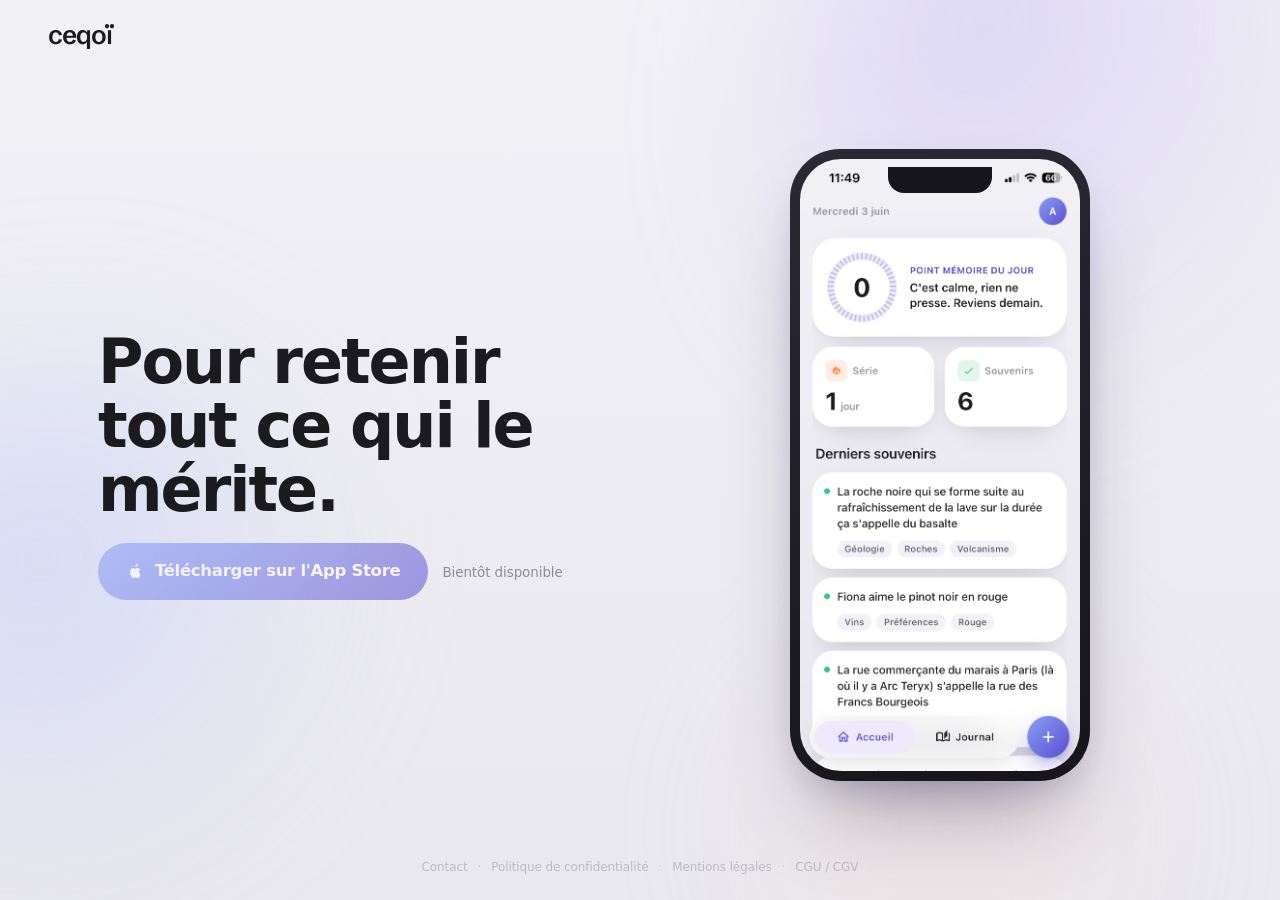
<file: index.html>
<!DOCTYPE html>
<html lang="fr">
<head>
  <meta charset="utf-8" />
  <meta name="viewport" content="width=device-width, initial-scale=1, viewport-fit=cover" />
  <title>Ceqoï — Pour retenir tout ce qui le mérite.</title>
  <meta name="description" content="Ceqoï t'aide à retenir ce qui compte pour toi. Tu déposes, l'app range, et te le repropose au bon moment." />
  <meta name="author" content="Ceqoï" />
  <meta name="robots" content="index, follow, max-image-preview:large" />
  <link rel="canonical" href="https://ceqoi.com/" />

  <meta property="og:type" content="website" />
  <meta property="og:locale" content="fr_FR" />
  <meta property="og:site_name" content="Ceqoï" />
  <meta property="og:url" content="https://ceqoi.com/" />
  <meta property="og:title" content="Ceqoï — Pour retenir tout ce qui le mérite." />
  <meta property="og:description" content="Tu déposes, Ceqoï range, et te le repropose au bon moment." />
  <meta property="og:image" content="https://ceqoi.com/assets/og.png" />
  <meta property="og:image:width" content="1200" />
  <meta property="og:image:height" content="630" />
  <meta property="og:image:alt" content="Ceqoï — l'app qui range et te repropose tes souvenirs au bon moment." />

  <meta name="twitter:card" content="summary_large_image" />
  <meta name="twitter:title" content="Ceqoï — Pour retenir tout ce qui le mérite." />
  <meta name="twitter:description" content="Tu déposes, Ceqoï range, et te le repropose au bon moment." />
  <meta name="twitter:image" content="https://ceqoi.com/assets/og.png" />
  <meta name="twitter:image:alt" content="Ceqoï — l'app qui range et te repropose tes souvenirs au bon moment." />

  <meta name="theme-color" content="#EFEEF3" />
  <meta name="apple-mobile-web-app-title" content="Ceqoï" />

  <link rel="icon" type="image/svg+xml" href="assets/icon.svg" />
  <link rel="apple-touch-icon" href="assets/icon.svg" />

  <script type="application/ld+json">
  {
    "@context": "https://schema.org",
    "@graph": [
      {
        "@type": "Organization",
        "@id": "https://ceqoi.com/#organization",
        "name": "Ceqoï",
        "url": "https://ceqoi.com/",
        "logo": "https://ceqoi.com/assets/icon.svg"
      },
      {
        "@type": "WebSite",
        "@id": "https://ceqoi.com/#website",
        "url": "https://ceqoi.com/",
        "name": "Ceqoï",
        "description": "Ceqoï t'aide à retenir ce qui compte pour toi.",
        "inLanguage": "fr-FR",
        "publisher": { "@id": "https://ceqoi.com/#organization" }
      },
      {
        "@type": "MobileApplication",
        "name": "Ceqoï",
        "operatingSystem": "iOS",
        "applicationCategory": "LifestyleApplication",
        "description": "Tu déposes, Ceqoï range, et te le repropose au bon moment.",
        "url": "https://ceqoi.com/",
        "image": "https://ceqoi.com/assets/icon.svg",
        "publisher": { "@id": "https://ceqoi.com/#organization" },
        "offers": {
          "@type": "Offer",
          "price": "0",
          "priceCurrency": "EUR",
          "availability": "https://schema.org/PreOrder"
        }
      }
    ]
  }
  </script>

  <link rel="preconnect" href="https://api.fontshare.com" crossorigin />
  <link rel="preconnect" href="https://fonts.googleapis.com" />
  <link rel="preconnect" href="https://fonts.gstatic.com" crossorigin />
  <link href="https://api.fontshare.com/v2/css?f[]=general-sans@400,500,600,700&display=swap" rel="stylesheet" />
  <link href="https://fonts.googleapis.com/css2?family=Schibsted+Grotesk:wght@400;500;600&display=swap" rel="stylesheet" />

  <link rel="stylesheet" href="styles.css" />
</head>
<body>

<!-- Sprite : le signe (regard · tréma du ï) + logo Apple -->
<svg width="0" height="0" class="sprite" aria-hidden="true" focusable="false">
  <symbol id="mark" viewBox="0 0 100 100">
    <circle cx="33" cy="50" r="12" fill="currentColor" />
    <circle cx="67" cy="50" r="12" fill="currentColor" />
  </symbol>
  <symbol id="i-apple" viewBox="0 0 24 24">
    <path d="M16.36 12.6c.02 2.5 2.19 3.33 2.22 3.34-.02.06-.35 1.18-1.15 2.34-.69 1-1.41 2-2.54 2.02-1.11.02-1.47-.66-2.74-.66-1.27 0-1.66.64-2.71.68-1.09.04-1.92-1.08-2.62-2.08-1.42-2.06-2.51-5.82-1.05-8.36.72-1.26 2.02-2.06 3.43-2.08 1.07-.02 2.08.72 2.74.72.65 0 1.88-.89 3.17-.76.54.02 2.06.22 3.03 1.64-.08.05-1.81 1.06-1.79 3.16M14.3 5.2c.58-.7.97-1.68.86-2.66-.84.03-1.85.56-2.45 1.26-.54.62-1.01 1.62-.88 2.58.93.07 1.89-.48 2.47-1.18" fill="currentColor" />
  </symbol>
</svg>

<!-- Décor de fond : halos doux animés -->
<div class="bg-decor" aria-hidden="true">
  <span class="blob blob--violet"></span>
  <span class="blob blob--blue"></span>
  <span class="blob blob--orange"></span>
</div>

<header class="nav">
  <a class="brand" href="#" aria-label="Ceqoï">
    <span class="brand__name">ceqoï</span>
  </a>
</header>

<main class="hero">
  <div class="hero__copy">
    <h1 class="hero__title">Pour retenir tout ce qui le mérite.</h1>
    <div class="cta">
      <span class="pill pill--grad is-disabled" role="button" aria-disabled="true" tabindex="-1" data-store-link>
        <svg class="ico" aria-hidden="true"><use href="#i-apple" /></svg>
        Télécharger sur l'App Store
      </span>
      <span class="cta__soon">Bientôt disponible</span>
    </div>
  </div>

  <div class="hero__device">
    <div class="phone float">
      <div class="phone__notch"></div>
      <div class="phone__screen">
        <img class="phone__shot" src="assets/hero-home.png"
             alt="Écran d'accueil de Ceqoï : point du jour, série, souvenirs récents" />
      </div>
    </div>
  </div>
</main>

<footer class="legal">
  <a href="https://ceqoi.com/contact">Contact</a>
  <span aria-hidden="true">·</span>
  <a href="https://ceqoi.com/privacy">Politique de confidentialité</a>
  <span aria-hidden="true">·</span>
  <a href="https://ceqoi.com/legal">Mentions légales</a>
  <span aria-hidden="true">·</span>
  <a href="https://ceqoi.com/terms">CGU / CGV</a>
</footer>

<script src="script.js" defer></script>
</body>
</html>
</file>
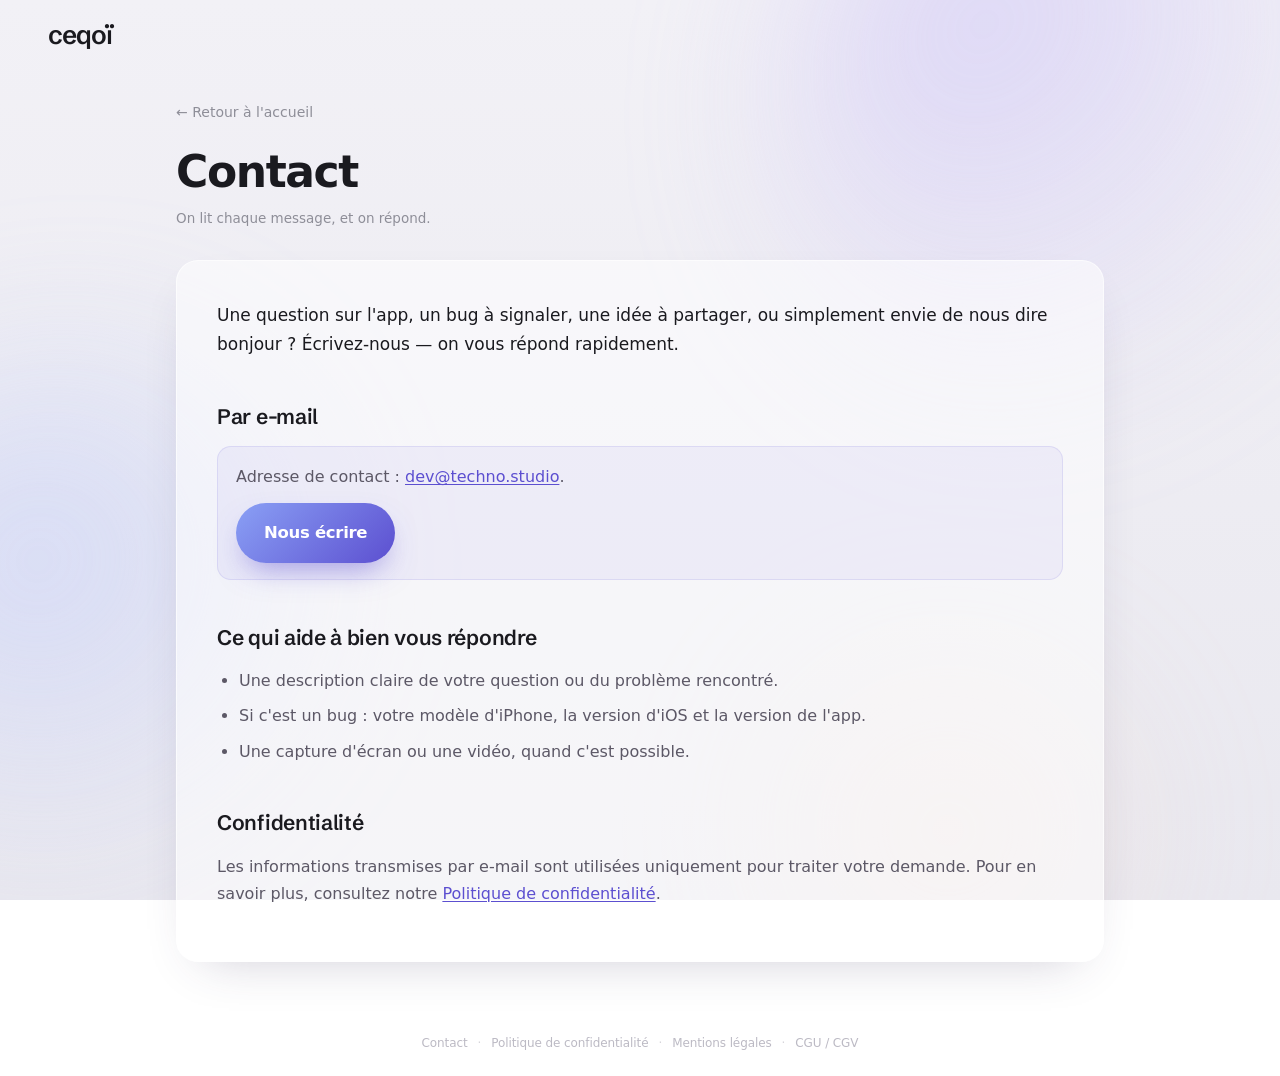
<file: contact/index.html>
<!DOCTYPE html>
<html lang="fr">
<head>
  <meta charset="utf-8" />
  <meta name="viewport" content="width=device-width, initial-scale=1, viewport-fit=cover" />
  <title>Contact — Ceqoï</title>
  <meta name="description" content="Contactez l'équipe Ceqoï : une question, un retour, une idée — écrivez-nous à dev@techno.studio." />
  <meta name="author" content="Ceqoï" />
  <meta name="robots" content="index, follow" />
  <link rel="canonical" href="https://ceqoi.com/contact" />

  <meta property="og:type" content="website" />
  <meta property="og:locale" content="fr_FR" />
  <meta property="og:site_name" content="Ceqoï" />
  <meta property="og:url" content="https://ceqoi.com/contact" />
  <meta property="og:title" content="Contact — Ceqoï" />
  <meta property="og:description" content="Une question, un retour, une idée — écrivez-nous à dev@techno.studio." />
  <meta property="og:image" content="https://ceqoi.com/assets/og.png" />

  <meta name="theme-color" content="#EFEEF3" />
  <meta name="apple-mobile-web-app-title" content="Ceqoï" />

  <link rel="icon" type="image/svg+xml" href="../assets/icon.svg" />
  <link rel="apple-touch-icon" href="../assets/icon.svg" />

  <link rel="preconnect" href="https://api.fontshare.com" crossorigin />
  <link rel="preconnect" href="https://fonts.googleapis.com" />
  <link rel="preconnect" href="https://fonts.gstatic.com" crossorigin />
  <link href="https://api.fontshare.com/v2/css?f[]=general-sans@400,500,600,700&display=swap" rel="stylesheet" />
  <link href="https://fonts.googleapis.com/css2?family=Schibsted+Grotesk:wght@400;500;600&display=swap" rel="stylesheet" />

  <link rel="stylesheet" href="../styles.css" />
</head>
<body class="doc-page">

<div class="bg-decor" aria-hidden="true">
  <span class="blob blob--violet"></span>
  <span class="blob blob--blue"></span>
  <span class="blob blob--orange"></span>
</div>

<header class="nav">
  <a class="brand" href="/" aria-label="Ceqoï — accueil">
    <span class="brand__name">ceqoï</span>
  </a>
</header>

<main class="doc">
  <a class="doc__back" href="/">← Retour à l'accueil</a>
  <h1 class="doc__title">Contact</h1>
  <p class="doc__meta">On lit chaque message, et on répond.</p>

  <div class="doc__body">
    <p class="lead">
      Une question sur l'app, un bug à signaler, une idée à partager, ou simplement
      envie de nous dire bonjour ? Écrivez-nous — on vous répond rapidement.
    </p>

    <h2>Par e-mail</h2>
    <div class="doc__contact">
      <p>
        Adresse de contact :
        <a href="mailto:dev@techno.studio?subject=Contact%20depuis%20ceqoi.com">dev@techno.studio</a>.
      </p>
      <p style="margin-top: 12px;">
        <a class="pill pill--grad" href="mailto:dev@techno.studio?subject=Contact%20depuis%20ceqoi.com">
          Nous écrire
        </a>
      </p>
    </div>

    <h2>Ce qui aide à bien vous répondre</h2>
    <ul>
      <li>Une description claire de votre question ou du problème rencontré.</li>
      <li>Si c'est un bug : votre modèle d'iPhone, la version d'iOS et la version de l'app.</li>
      <li>Une capture d'écran ou une vidéo, quand c'est possible.</li>
    </ul>

    <h2>Confidentialité</h2>
    <p>
      Les informations transmises par e-mail sont utilisées uniquement pour traiter
      votre demande. Pour en savoir plus, consultez notre
      <a href="/privacy">Politique de confidentialité</a>.
    </p>
  </div>
</main>

<footer class="legal">
  <a href="/contact">Contact</a>
  <span aria-hidden="true">·</span>
  <a href="/privacy">Politique de confidentialité</a>
  <span aria-hidden="true">·</span>
  <a href="/legal">Mentions légales</a>
  <span aria-hidden="true">·</span>
  <a href="/terms">CGU / CGV</a>
</footer>

</body>
</html>
</file>
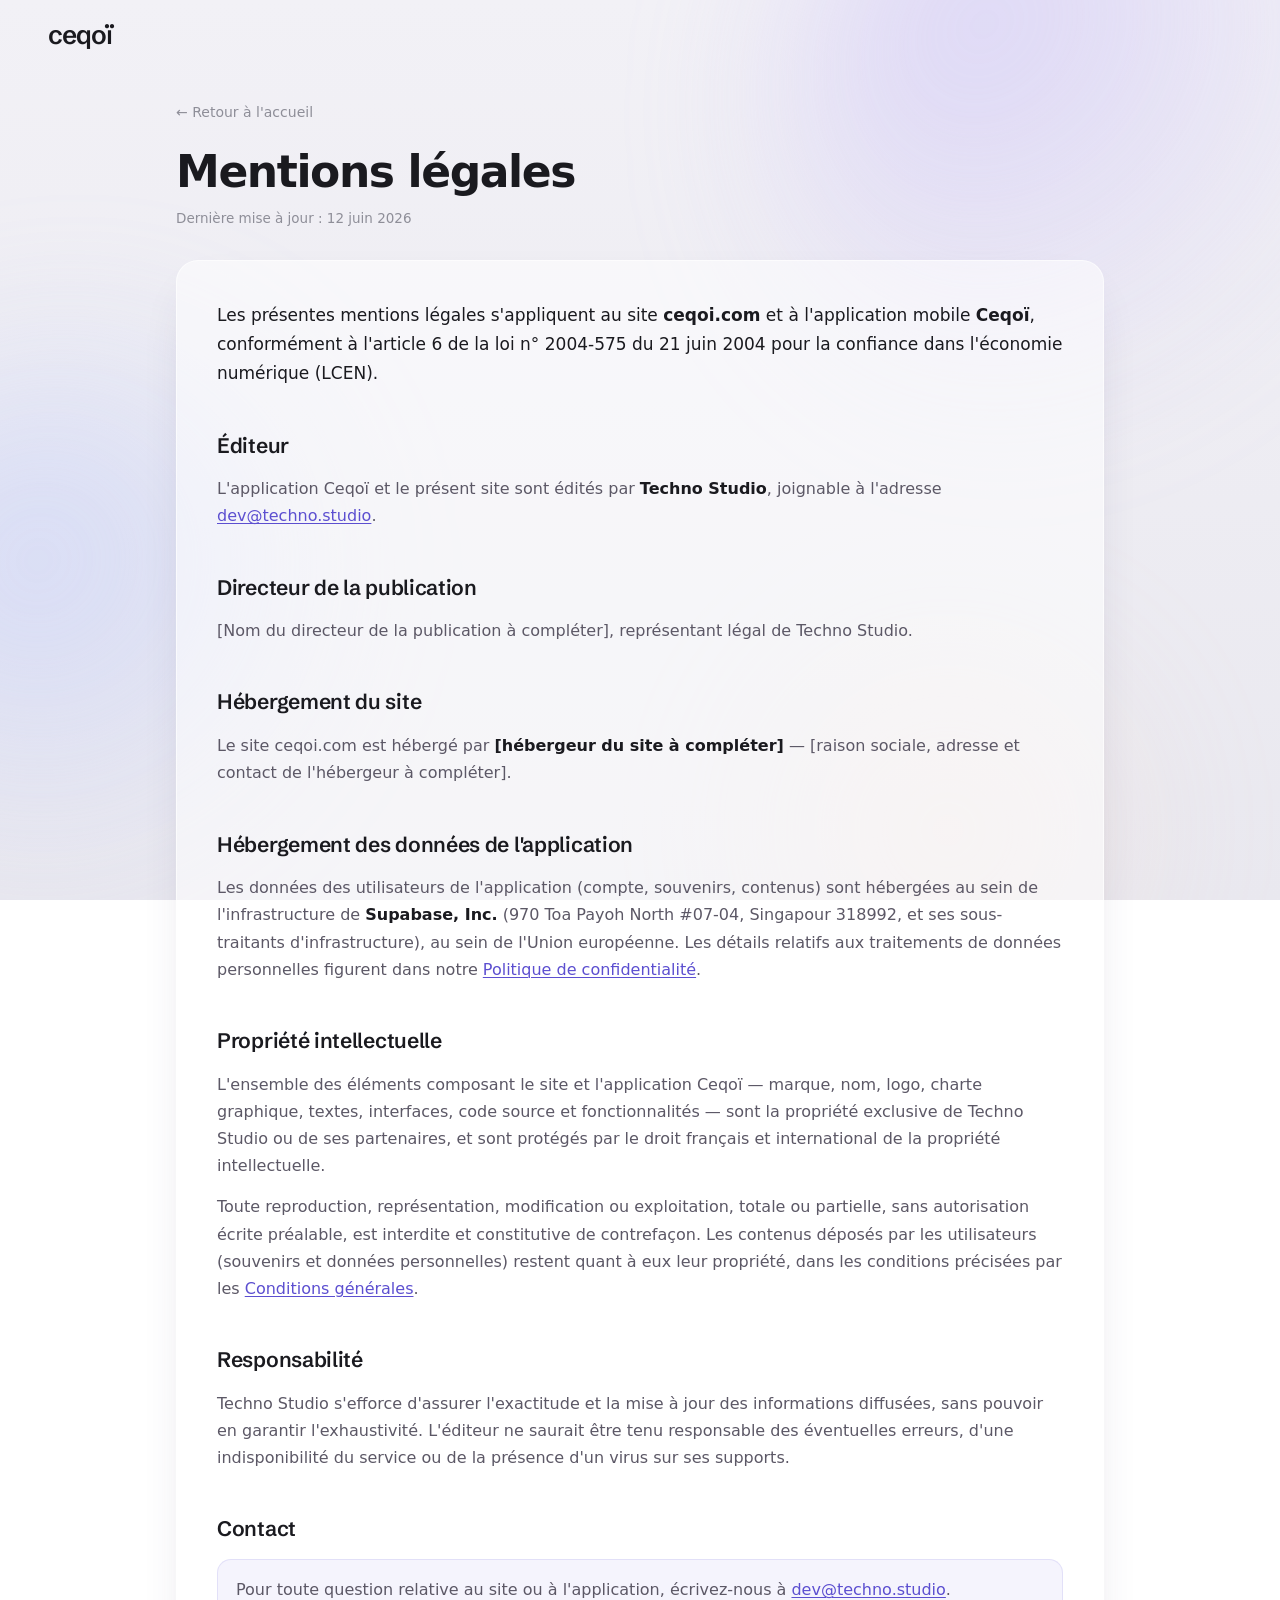
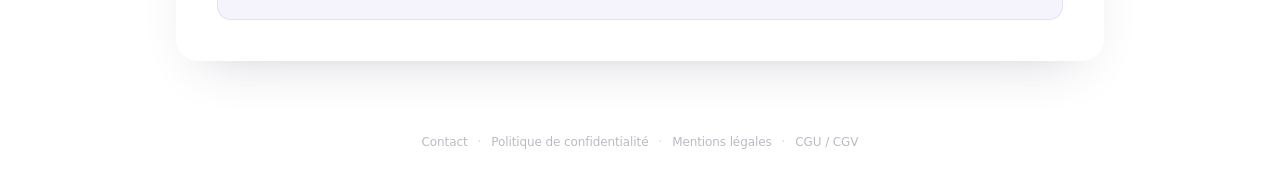
<file: legal/index.html>
<!DOCTYPE html>
<html lang="fr">
<head>
  <meta charset="utf-8" />
  <meta name="viewport" content="width=device-width, initial-scale=1, viewport-fit=cover" />
  <title>Mentions légales — Ceqoï</title>
  <meta name="description" content="Mentions légales de l'application Ceqoï : éditeur, directeur de la publication, hébergement et propriété intellectuelle." />
  <meta name="author" content="Ceqoï" />
  <meta name="robots" content="index, follow" />
  <link rel="canonical" href="https://ceqoi.com/legal" />

  <meta property="og:type" content="website" />
  <meta property="og:locale" content="fr_FR" />
  <meta property="og:site_name" content="Ceqoï" />
  <meta property="og:url" content="https://ceqoi.com/legal" />
  <meta property="og:title" content="Mentions légales — Ceqoï" />
  <meta property="og:description" content="Éditeur, hébergement et propriété intellectuelle de l'application Ceqoï." />
  <meta property="og:image" content="https://ceqoi.com/assets/og.png" />

  <meta name="theme-color" content="#EFEEF3" />
  <meta name="apple-mobile-web-app-title" content="Ceqoï" />

  <link rel="icon" type="image/svg+xml" href="../assets/icon.svg" />
  <link rel="apple-touch-icon" href="../assets/icon.svg" />

  <link rel="preconnect" href="https://api.fontshare.com" crossorigin />
  <link rel="preconnect" href="https://fonts.googleapis.com" />
  <link rel="preconnect" href="https://fonts.gstatic.com" crossorigin />
  <link href="https://api.fontshare.com/v2/css?f[]=general-sans@400,500,600,700&display=swap" rel="stylesheet" />
  <link href="https://fonts.googleapis.com/css2?family=Schibsted+Grotesk:wght@400;500;600&display=swap" rel="stylesheet" />

  <link rel="stylesheet" href="../styles.css" />
</head>
<body class="doc-page">

<!-- Décor de fond : halos doux animés -->
<div class="bg-decor" aria-hidden="true">
  <span class="blob blob--violet"></span>
  <span class="blob blob--blue"></span>
  <span class="blob blob--orange"></span>
</div>

<header class="nav">
  <a class="brand" href="/" aria-label="Ceqoï — accueil">
    <span class="brand__name">ceqoï</span>
  </a>
</header>

<main class="doc">
  <a class="doc__back" href="/">← Retour à l'accueil</a>
  <h1 class="doc__title">Mentions légales</h1>
  <p class="doc__meta">Dernière mise à jour : 12 juin 2026</p>

  <div class="doc__body">
    <p class="lead">
      Les présentes mentions légales s'appliquent au site <strong>ceqoi.com</strong>
      et à l'application mobile <strong>Ceqoï</strong>, conformément à l'article 6 de la
      loi n° 2004-575 du 21 juin 2004 pour la confiance dans l'économie numérique (LCEN).
    </p>

    <h2>Éditeur</h2>
    <p>
      L'application Ceqoï et le présent site sont édités par <strong>Techno Studio</strong>,
      joignable à l'adresse <a href="mailto:dev@techno.studio">dev@techno.studio</a>.
    </p>

    <h2>Directeur de la publication</h2>
    <p>[Nom du directeur de la publication à compléter], représentant légal de Techno Studio.</p>

    <h2>Hébergement du site</h2>
    <p>
      Le site ceqoi.com est hébergé par <strong>[hébergeur du site à compléter]</strong> —
      [raison sociale, adresse et contact de l'hébergeur à compléter].
    </p>

    <h2>Hébergement des données de l'application</h2>
    <p>
      Les données des utilisateurs de l'application (compte, souvenirs, contenus) sont
      hébergées au sein de l'infrastructure de <strong>Supabase, Inc.</strong>
      (970 Toa Payoh North #07-04, Singapour 318992, et ses sous-traitants d'infrastructure),
      au sein de l'Union européenne. Les détails relatifs aux traitements de données
      personnelles figurent dans notre
      <a href="/privacy">Politique de confidentialité</a>.
    </p>

    <h2>Propriété intellectuelle</h2>
    <p>
      L'ensemble des éléments composant le site et l'application Ceqoï — marque, nom,
      logo, charte graphique, textes, interfaces, code source et fonctionnalités — sont
      la propriété exclusive de Techno Studio ou de ses partenaires, et sont protégés par
      le droit français et international de la propriété intellectuelle.
    </p>
    <p>
      Toute reproduction, représentation, modification ou exploitation, totale ou
      partielle, sans autorisation écrite préalable, est interdite et constitutive de
      contrefaçon. Les contenus déposés par les utilisateurs (souvenirs et données
      personnelles) restent quant à eux leur propriété, dans les conditions précisées par
      les <a href="/terms">Conditions générales</a>.
    </p>

    <h2>Responsabilité</h2>
    <p>
      Techno Studio s'efforce d'assurer l'exactitude et la mise à jour des informations
      diffusées, sans pouvoir en garantir l'exhaustivité. L'éditeur ne saurait être tenu
      responsable des éventuelles erreurs, d'une indisponibilité du service ou de la
      présence d'un virus sur ses supports.
    </p>

    <h2>Contact</h2>
    <div class="doc__contact">
      <p>Pour toute question relative au site ou à l'application, écrivez-nous à
      <a href="mailto:dev@techno.studio">dev@techno.studio</a>.</p>
    </div>
  </div>
</main>

<footer class="legal">
  <a href="/contact">Contact</a>
  <span aria-hidden="true">·</span>
  <a href="/privacy">Politique de confidentialité</a>
  <span aria-hidden="true">·</span>
  <a href="/legal">Mentions légales</a>
  <span aria-hidden="true">·</span>
  <a href="/terms">CGU / CGV</a>
</footer>

</body>
</html>
</file>
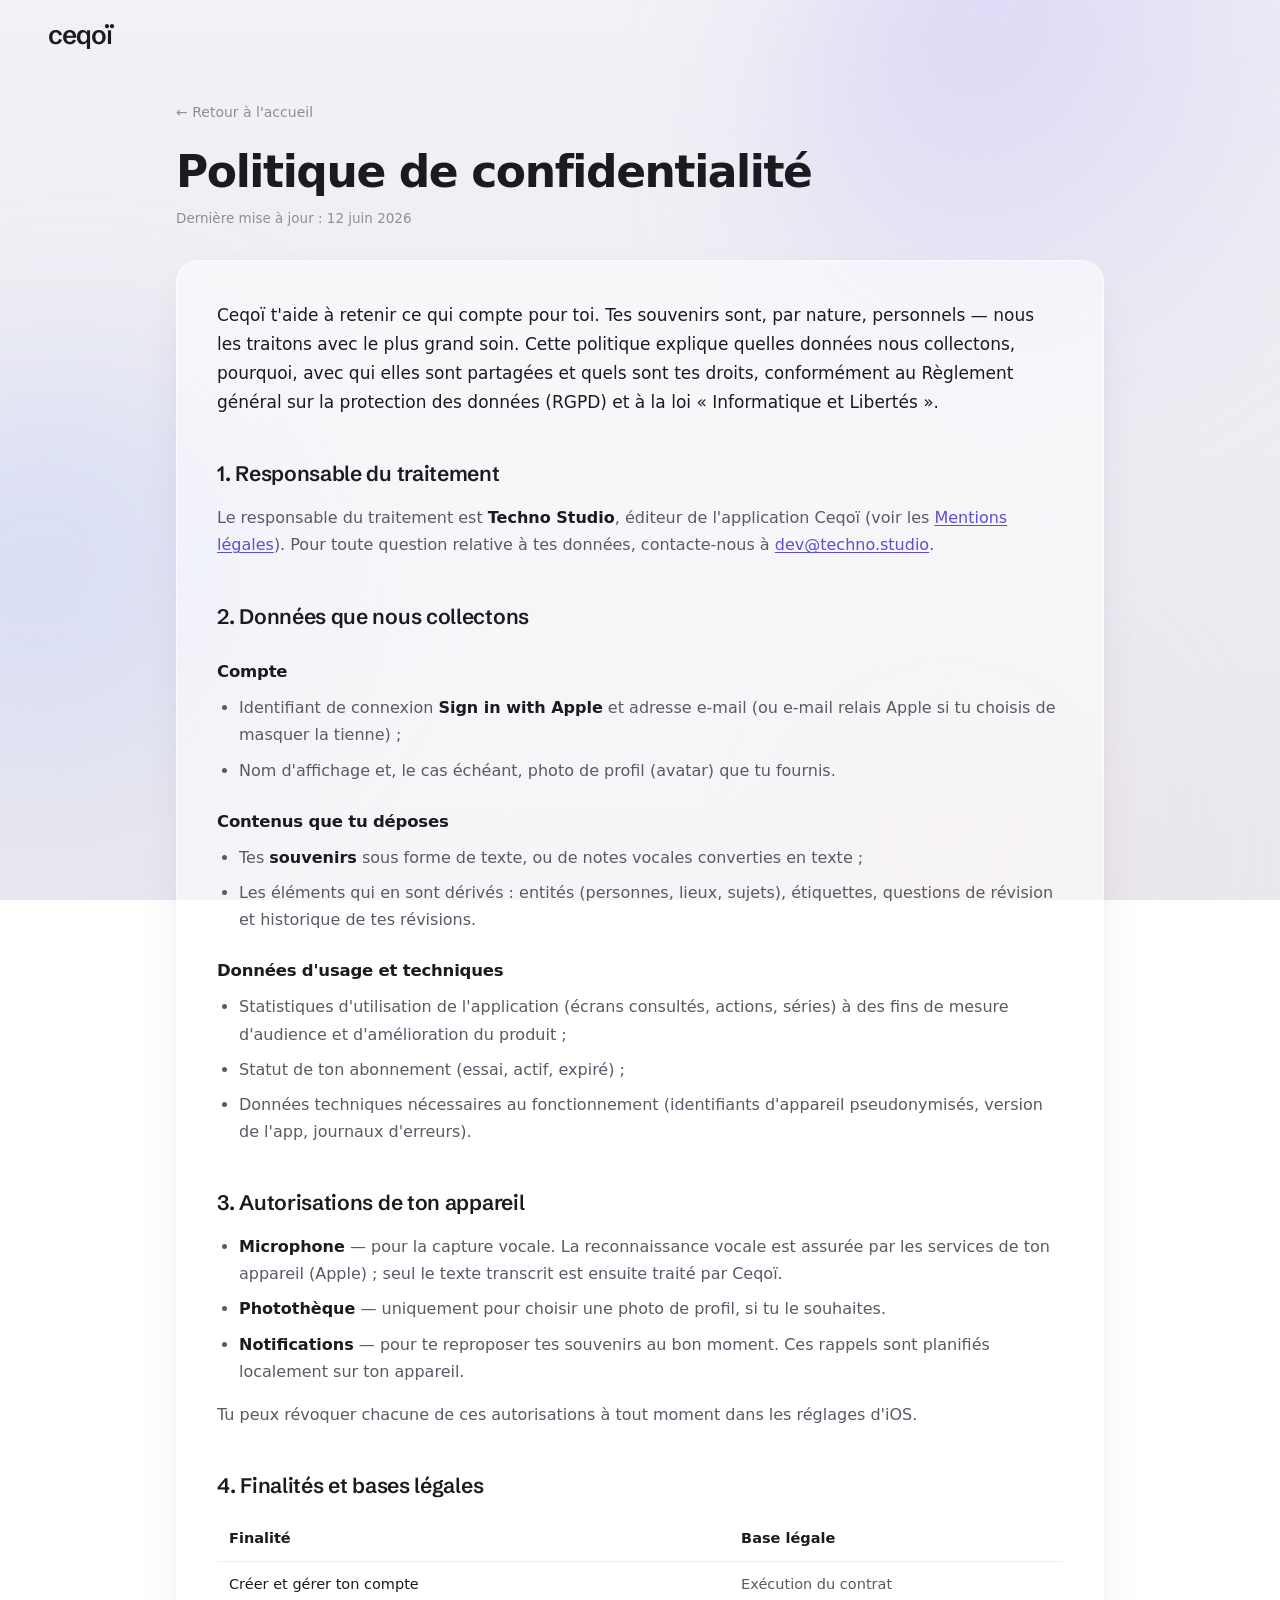
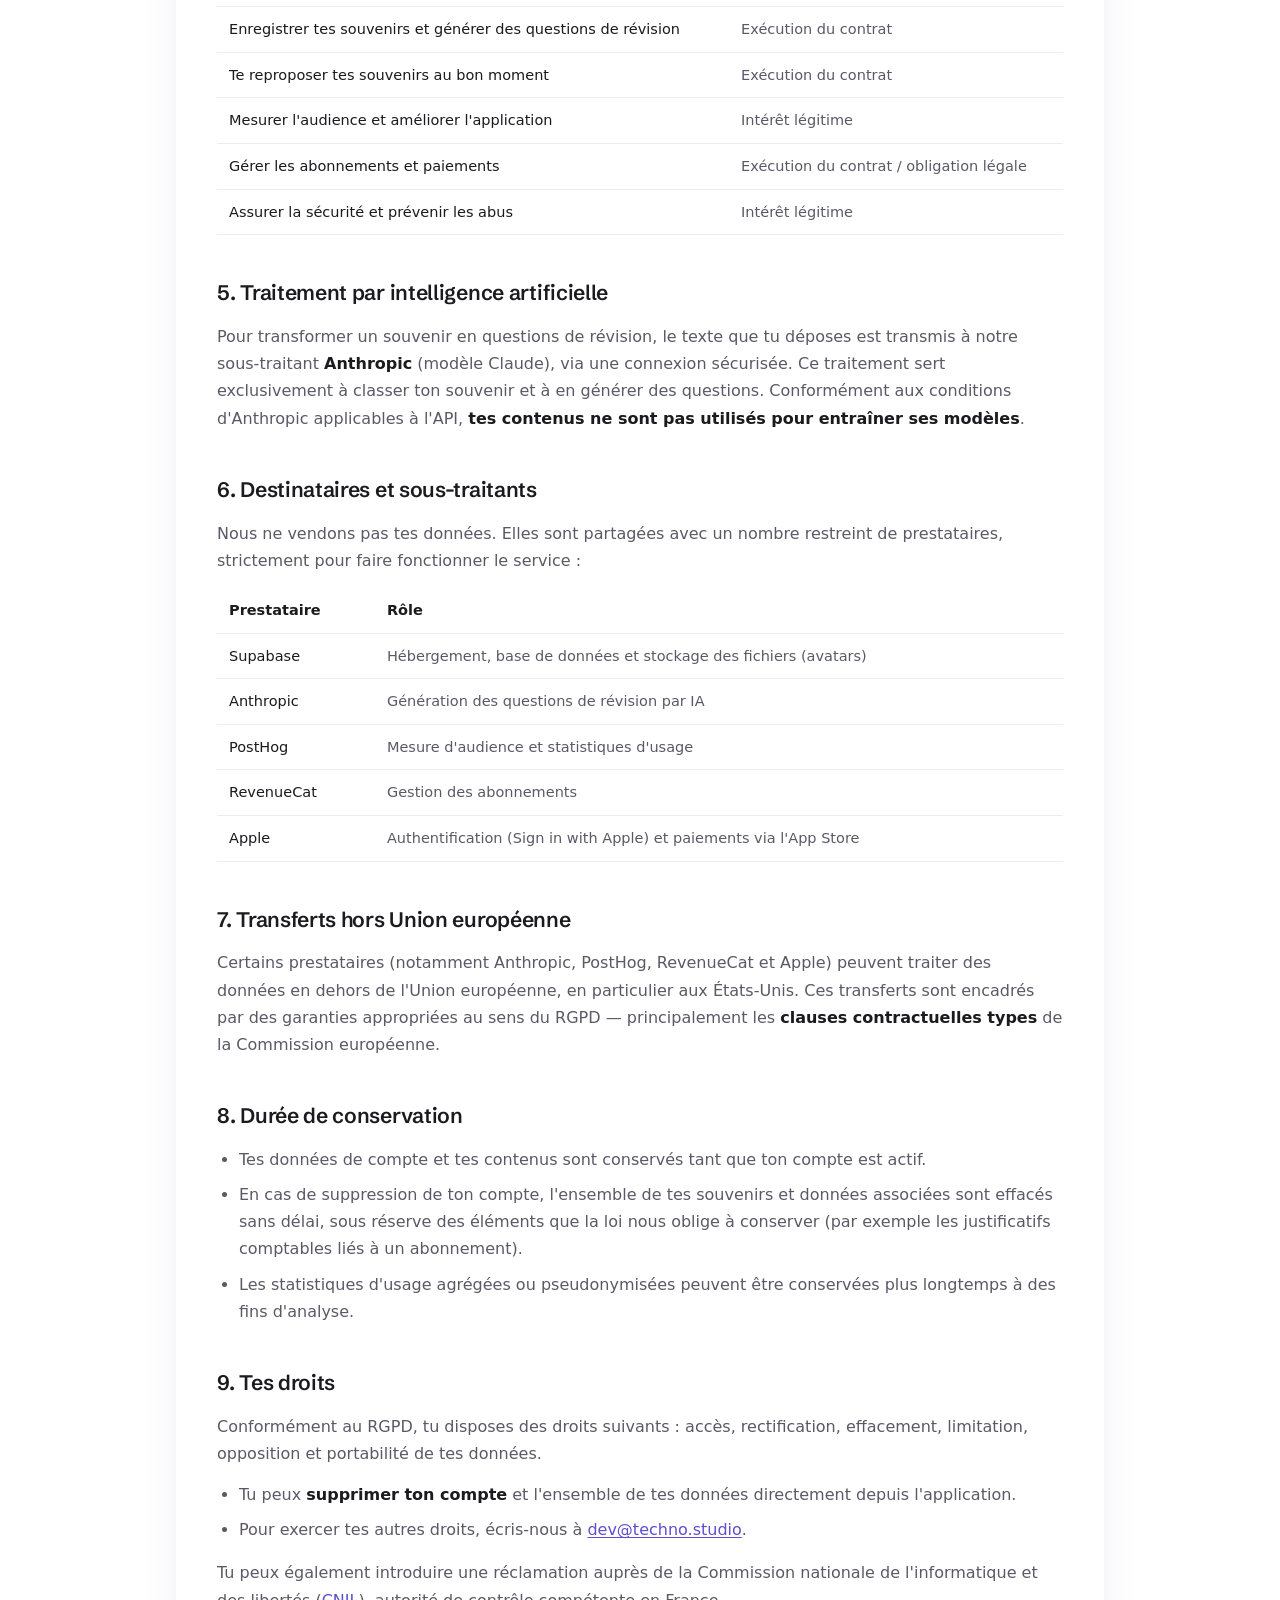
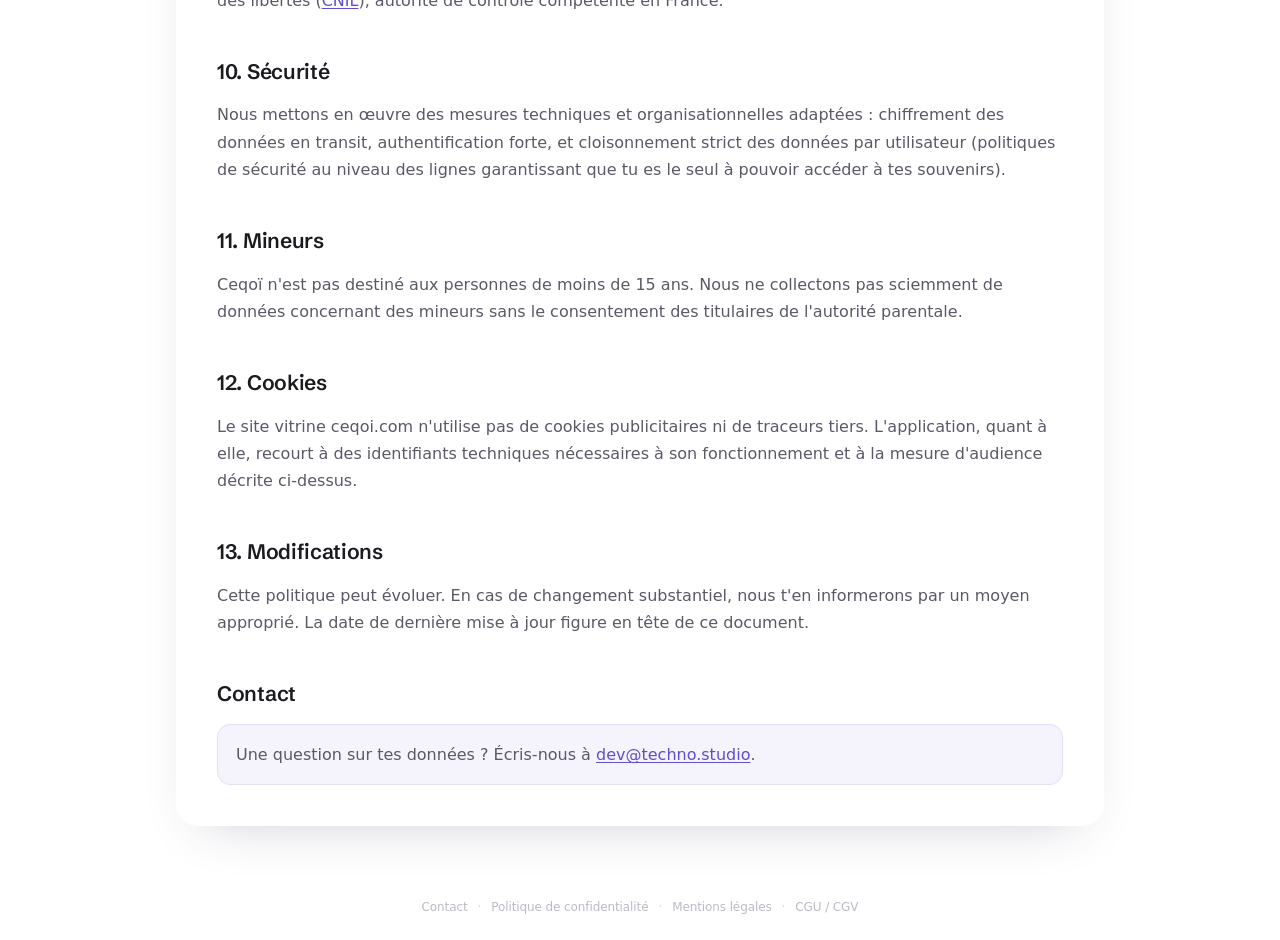
<file: privacy/index.html>
<!DOCTYPE html>
<html lang="fr">
<head>
  <meta charset="utf-8" />
  <meta name="viewport" content="width=device-width, initial-scale=1, viewport-fit=cover" />
  <title>Politique de confidentialité — Ceqoï</title>
  <meta name="description" content="Comment Ceqoï collecte, utilise et protège tes données personnelles. Tes souvenirs t'appartiennent — voici nos engagements RGPD." />
  <meta name="author" content="Ceqoï" />
  <meta name="robots" content="index, follow" />
  <link rel="canonical" href="https://ceqoi.com/privacy" />

  <meta property="og:type" content="website" />
  <meta property="og:locale" content="fr_FR" />
  <meta property="og:site_name" content="Ceqoï" />
  <meta property="og:url" content="https://ceqoi.com/privacy" />
  <meta property="og:title" content="Politique de confidentialité — Ceqoï" />
  <meta property="og:description" content="Comment Ceqoï collecte, utilise et protège tes données personnelles." />
  <meta property="og:image" content="https://ceqoi.com/assets/og.png" />

  <meta name="theme-color" content="#EFEEF3" />
  <meta name="apple-mobile-web-app-title" content="Ceqoï" />

  <link rel="icon" type="image/svg+xml" href="../assets/icon.svg" />
  <link rel="apple-touch-icon" href="../assets/icon.svg" />

  <link rel="preconnect" href="https://api.fontshare.com" crossorigin />
  <link rel="preconnect" href="https://fonts.googleapis.com" />
  <link rel="preconnect" href="https://fonts.gstatic.com" crossorigin />
  <link href="https://api.fontshare.com/v2/css?f[]=general-sans@400,500,600,700&display=swap" rel="stylesheet" />
  <link href="https://fonts.googleapis.com/css2?family=Schibsted+Grotesk:wght@400;500;600&display=swap" rel="stylesheet" />

  <link rel="stylesheet" href="../styles.css" />
</head>
<body class="doc-page">

<!-- Décor de fond : halos doux animés -->
<div class="bg-decor" aria-hidden="true">
  <span class="blob blob--violet"></span>
  <span class="blob blob--blue"></span>
  <span class="blob blob--orange"></span>
</div>

<header class="nav">
  <a class="brand" href="/" aria-label="Ceqoï — accueil">
    <span class="brand__name">ceqoï</span>
  </a>
</header>

<main class="doc">
  <a class="doc__back" href="/">← Retour à l'accueil</a>
  <h1 class="doc__title">Politique de confidentialité</h1>
  <p class="doc__meta">Dernière mise à jour : 12 juin 2026</p>

  <div class="doc__body">
    <p class="lead">
      Ceqoï t'aide à retenir ce qui compte pour toi. Tes souvenirs sont, par nature,
      personnels — nous les traitons avec le plus grand soin. Cette politique explique
      quelles données nous collectons, pourquoi, avec qui elles sont partagées et quels
      sont tes droits, conformément au Règlement général sur la protection des données
      (RGPD) et à la loi « Informatique et Libertés ».
    </p>

    <h2>1. Responsable du traitement</h2>
    <p>
      Le responsable du traitement est <strong>Techno Studio</strong>, éditeur de
      l'application Ceqoï (voir les <a href="/legal">Mentions légales</a>).
      Pour toute question relative à tes données, contacte-nous à
      <a href="mailto:dev@techno.studio">dev@techno.studio</a>.
    </p>

    <h2>2. Données que nous collectons</h2>
    <h3>Compte</h3>
    <ul>
      <li>Identifiant de connexion <strong>Sign in with Apple</strong> et adresse e-mail
        (ou e-mail relais Apple si tu choisis de masquer la tienne) ;</li>
      <li>Nom d'affichage et, le cas échéant, photo de profil (avatar) que tu fournis.</li>
    </ul>
    <h3>Contenus que tu déposes</h3>
    <ul>
      <li>Tes <strong>souvenirs</strong> sous forme de texte, ou de notes vocales
        converties en texte ;</li>
      <li>Les éléments qui en sont dérivés : entités (personnes, lieux, sujets), étiquettes,
        questions de révision et historique de tes révisions.</li>
    </ul>
    <h3>Données d'usage et techniques</h3>
    <ul>
      <li>Statistiques d'utilisation de l'application (écrans consultés, actions, séries)
        à des fins de mesure d'audience et d'amélioration du produit ;</li>
      <li>Statut de ton abonnement (essai, actif, expiré) ;</li>
      <li>Données techniques nécessaires au fonctionnement (identifiants d'appareil
        pseudonymisés, version de l'app, journaux d'erreurs).</li>
    </ul>

    <h2>3. Autorisations de ton appareil</h2>
    <ul>
      <li><strong>Microphone</strong> — pour la capture vocale. La reconnaissance vocale
        est assurée par les services de ton appareil (Apple) ; seul le texte transcrit est
        ensuite traité par Ceqoï.</li>
      <li><strong>Photothèque</strong> — uniquement pour choisir une photo de profil, si tu
        le souhaites.</li>
      <li><strong>Notifications</strong> — pour te reproposer tes souvenirs au bon moment.
        Ces rappels sont planifiés localement sur ton appareil.</li>
    </ul>
    <p>Tu peux révoquer chacune de ces autorisations à tout moment dans les réglages d'iOS.</p>

    <h2>4. Finalités et bases légales</h2>
    <table>
      <tr><th>Finalité</th><th>Base légale</th></tr>
      <tr><td>Créer et gérer ton compte</td><td>Exécution du contrat</td></tr>
      <tr><td>Enregistrer tes souvenirs et générer des questions de révision</td><td>Exécution du contrat</td></tr>
      <tr><td>Te reproposer tes souvenirs au bon moment</td><td>Exécution du contrat</td></tr>
      <tr><td>Mesurer l'audience et améliorer l'application</td><td>Intérêt légitime</td></tr>
      <tr><td>Gérer les abonnements et paiements</td><td>Exécution du contrat / obligation légale</td></tr>
      <tr><td>Assurer la sécurité et prévenir les abus</td><td>Intérêt légitime</td></tr>
    </table>

    <h2>5. Traitement par intelligence artificielle</h2>
    <p>
      Pour transformer un souvenir en questions de révision, le texte que tu déposes est
      transmis à notre sous-traitant <strong>Anthropic</strong> (modèle Claude), via une
      connexion sécurisée. Ce traitement sert exclusivement à classer ton souvenir et à en
      générer des questions. Conformément aux conditions d'Anthropic applicables à l'API,
      <strong>tes contenus ne sont pas utilisés pour entraîner ses modèles</strong>.
    </p>

    <h2>6. Destinataires et sous-traitants</h2>
    <p>Nous ne vendons pas tes données. Elles sont partagées avec un nombre restreint de
      prestataires, strictement pour faire fonctionner le service :</p>
    <table>
      <tr><th>Prestataire</th><th>Rôle</th></tr>
      <tr><td>Supabase</td><td>Hébergement, base de données et stockage des fichiers (avatars)</td></tr>
      <tr><td>Anthropic</td><td>Génération des questions de révision par IA</td></tr>
      <tr><td>PostHog</td><td>Mesure d'audience et statistiques d'usage</td></tr>
      <tr><td>RevenueCat</td><td>Gestion des abonnements</td></tr>
      <tr><td>Apple</td><td>Authentification (Sign in with Apple) et paiements via l'App Store</td></tr>
    </table>

    <h2>7. Transferts hors Union européenne</h2>
    <p>
      Certains prestataires (notamment Anthropic, PostHog, RevenueCat et Apple) peuvent
      traiter des données en dehors de l'Union européenne, en particulier aux États-Unis.
      Ces transferts sont encadrés par des garanties appropriées au sens du RGPD —
      principalement les <strong>clauses contractuelles types</strong> de la Commission
      européenne.
    </p>

    <h2>8. Durée de conservation</h2>
    <ul>
      <li>Tes données de compte et tes contenus sont conservés tant que ton compte est
        actif.</li>
      <li>En cas de suppression de ton compte, l'ensemble de tes souvenirs et données
        associées sont effacés sans délai, sous réserve des éléments que la loi nous oblige
        à conserver (par exemple les justificatifs comptables liés à un abonnement).</li>
      <li>Les statistiques d'usage agrégées ou pseudonymisées peuvent être conservées plus
        longtemps à des fins d'analyse.</li>
    </ul>

    <h2>9. Tes droits</h2>
    <p>Conformément au RGPD, tu disposes des droits suivants : accès, rectification,
      effacement, limitation, opposition et portabilité de tes données.</p>
    <ul>
      <li>Tu peux <strong>supprimer ton compte</strong> et l'ensemble de tes données
        directement depuis l'application.</li>
      <li>Pour exercer tes autres droits, écris-nous à
        <a href="mailto:dev@techno.studio">dev@techno.studio</a>.</li>
    </ul>
    <p>
      Tu peux également introduire une réclamation auprès de la Commission nationale de
      l'informatique et des libertés (<a href="https://www.cnil.fr" target="_blank" rel="noopener">CNIL</a>),
      autorité de contrôle compétente en France.
    </p>

    <h2>10. Sécurité</h2>
    <p>
      Nous mettons en œuvre des mesures techniques et organisationnelles adaptées :
      chiffrement des données en transit, authentification forte, et cloisonnement strict
      des données par utilisateur (politiques de sécurité au niveau des lignes garantissant
      que tu es le seul à pouvoir accéder à tes souvenirs).
    </p>

    <h2>11. Mineurs</h2>
    <p>
      Ceqoï n'est pas destiné aux personnes de moins de 15 ans. Nous ne collectons pas
      sciemment de données concernant des mineurs sans le consentement des titulaires de
      l'autorité parentale.
    </p>

    <h2>12. Cookies</h2>
    <p>
      Le site vitrine ceqoi.com n'utilise pas de cookies publicitaires ni de traceurs
      tiers. L'application, quant à elle, recourt à des identifiants techniques nécessaires
      à son fonctionnement et à la mesure d'audience décrite ci-dessus.
    </p>

    <h2>13. Modifications</h2>
    <p>
      Cette politique peut évoluer. En cas de changement substantiel, nous t'en informerons
      par un moyen approprié. La date de dernière mise à jour figure en tête de ce document.
    </p>

    <h2>Contact</h2>
    <div class="doc__contact">
      <p>Une question sur tes données ? Écris-nous à
      <a href="mailto:dev@techno.studio">dev@techno.studio</a>.</p>
    </div>
  </div>
</main>

<footer class="legal">
  <a href="/contact">Contact</a>
  <span aria-hidden="true">·</span>
  <a href="/privacy">Politique de confidentialité</a>
  <span aria-hidden="true">·</span>
  <a href="/legal">Mentions légales</a>
  <span aria-hidden="true">·</span>
  <a href="/terms">CGU / CGV</a>
</footer>

</body>
</html>
</file>
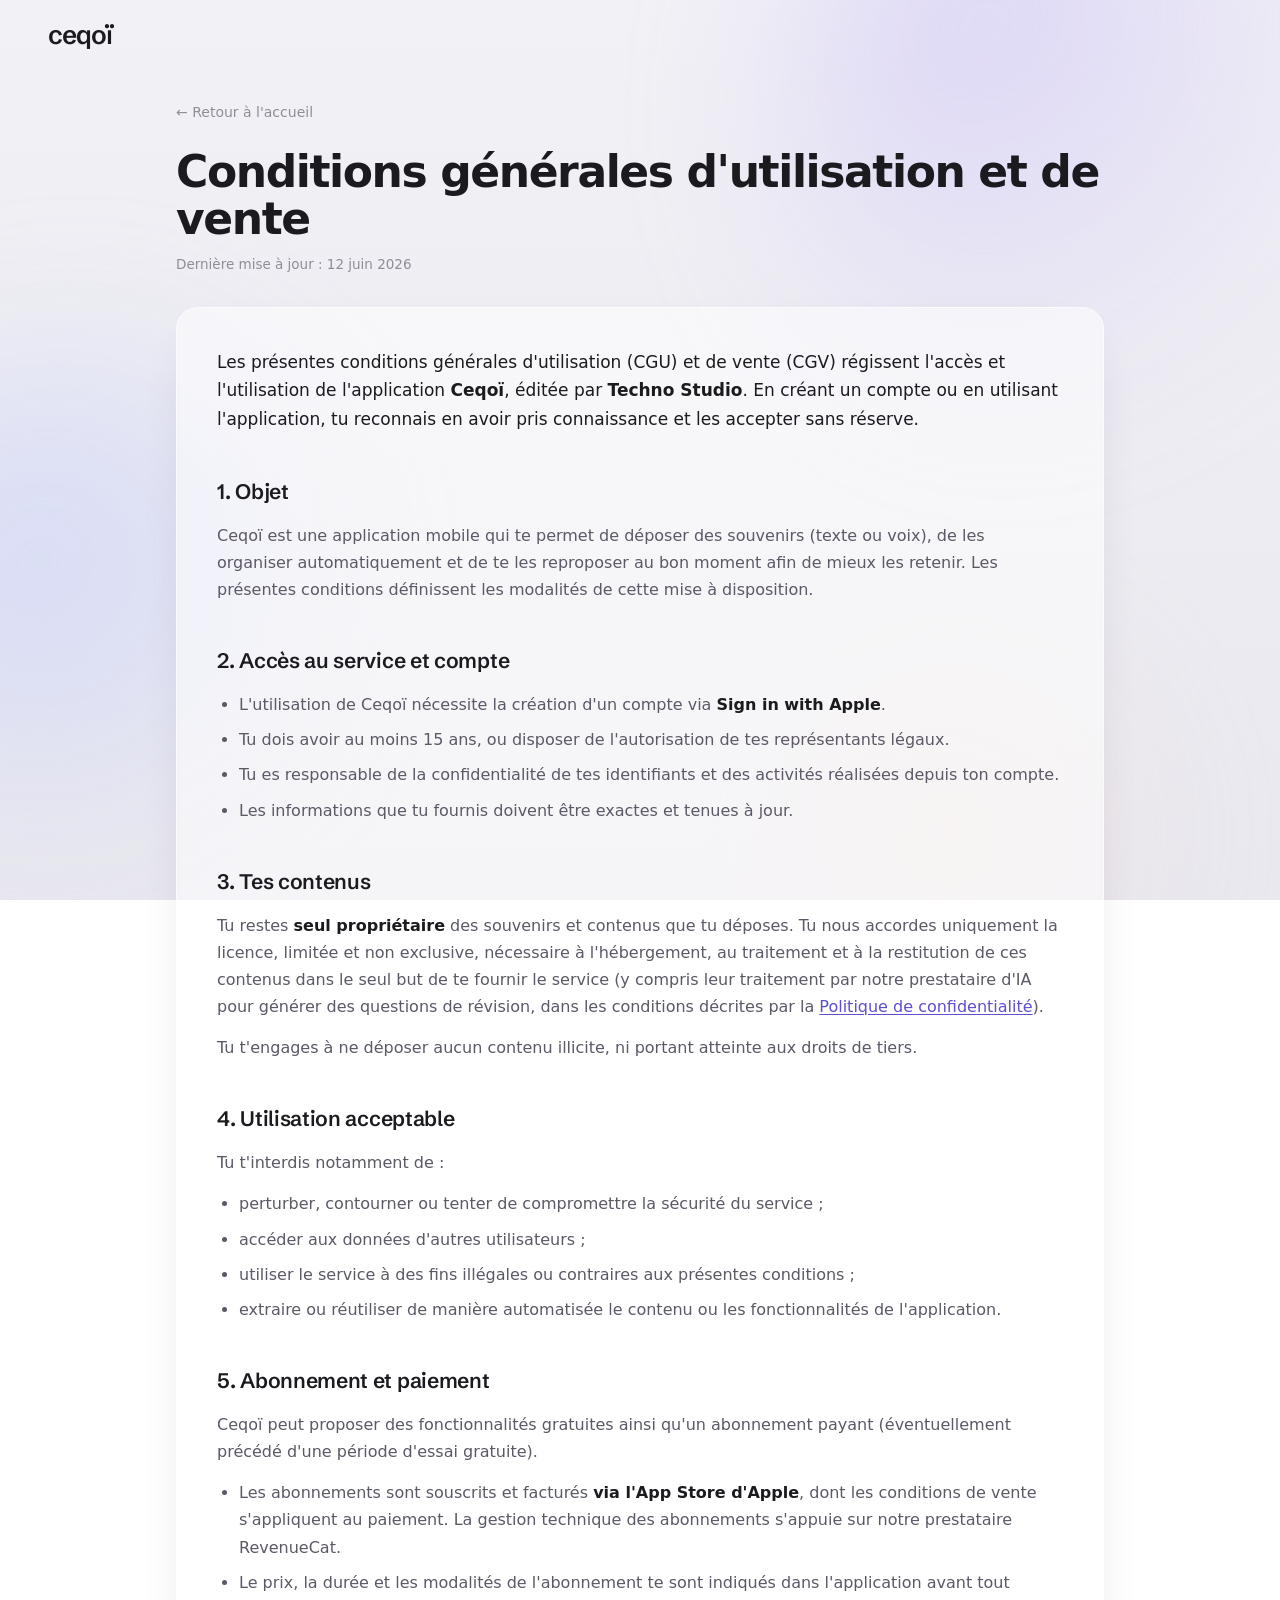
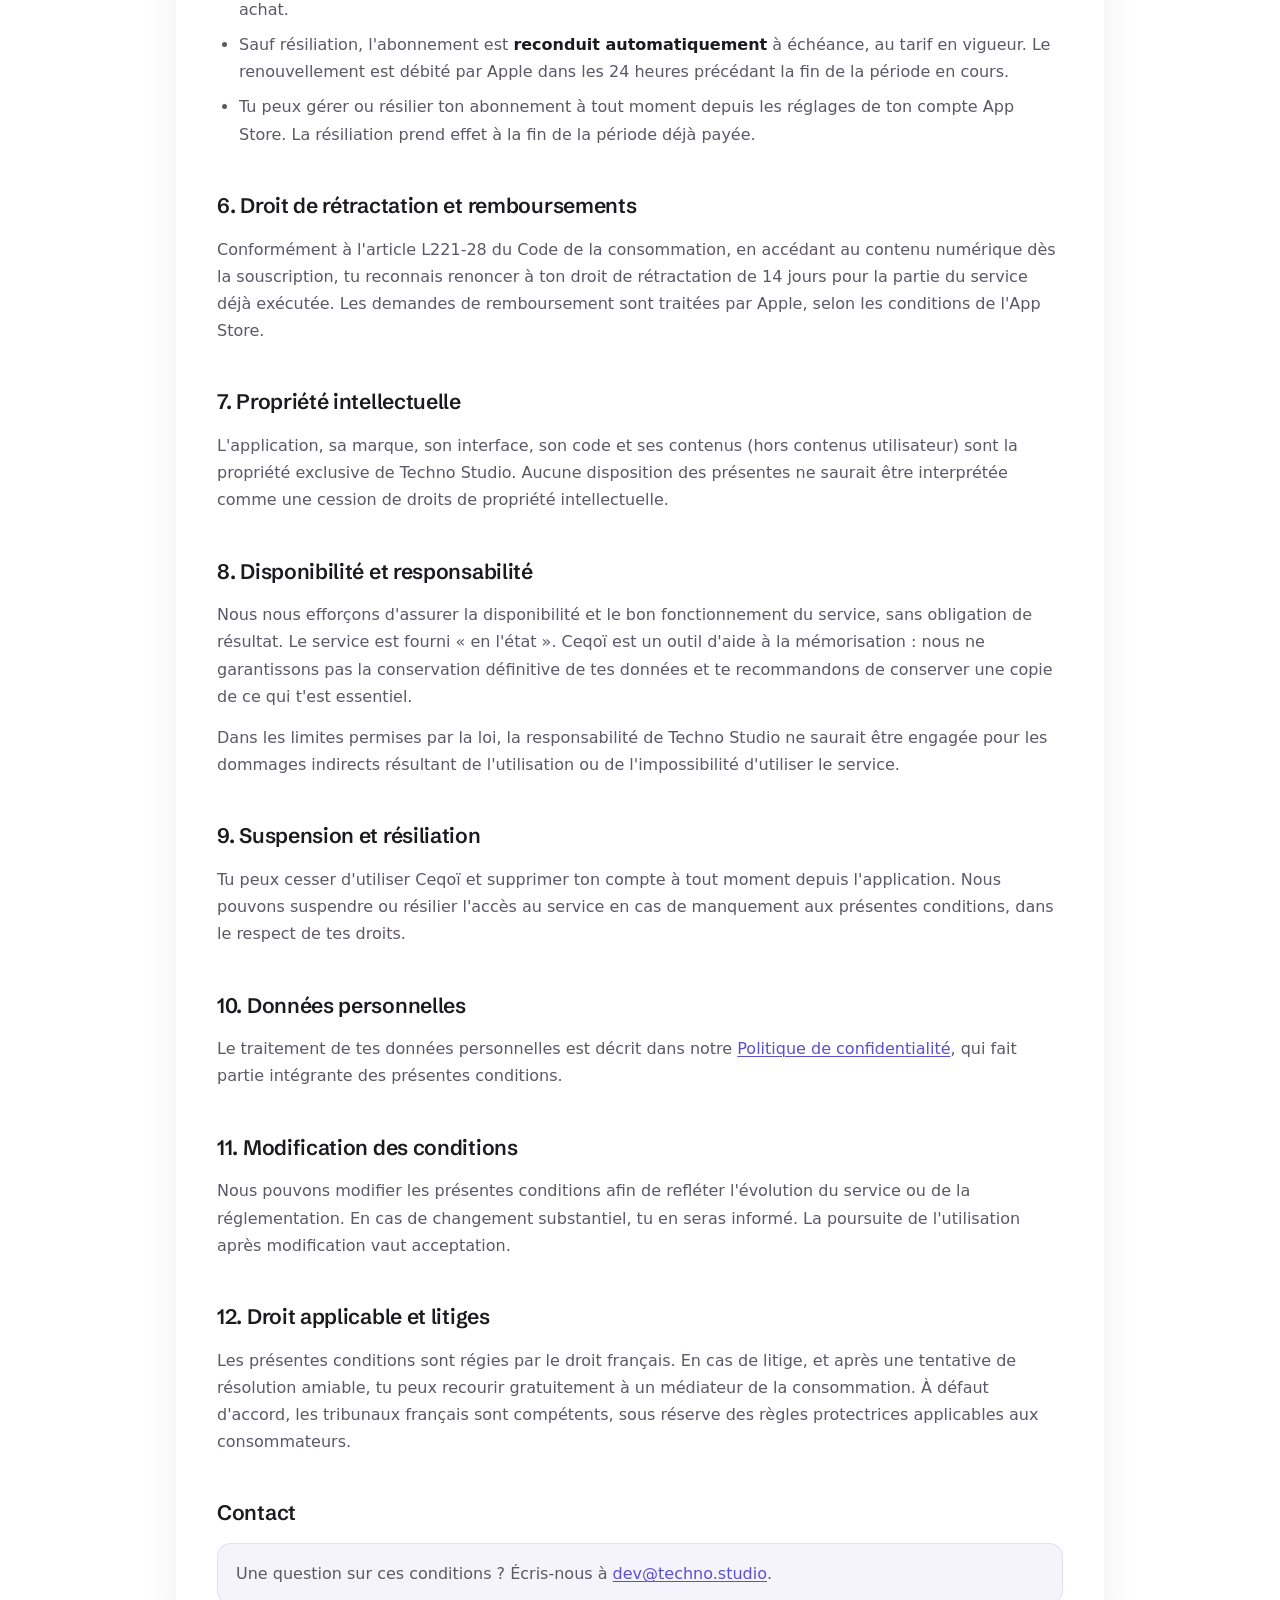
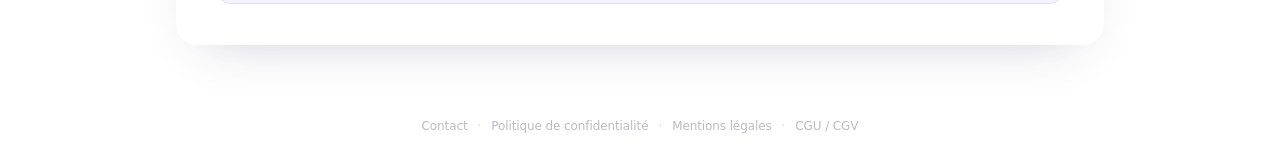
<file: terms/index.html>
<!DOCTYPE html>
<html lang="fr">
<head>
  <meta charset="utf-8" />
  <meta name="viewport" content="width=device-width, initial-scale=1, viewport-fit=cover" />
  <title>CGU / CGV — Ceqoï</title>
  <meta name="description" content="Conditions générales d'utilisation et de vente de l'application Ceqoï : accès au service, abonnement, droits et responsabilités." />
  <meta name="author" content="Ceqoï" />
  <meta name="robots" content="index, follow" />
  <link rel="canonical" href="https://ceqoi.com/terms" />

  <meta property="og:type" content="website" />
  <meta property="og:locale" content="fr_FR" />
  <meta property="og:site_name" content="Ceqoï" />
  <meta property="og:url" content="https://ceqoi.com/terms" />
  <meta property="og:title" content="CGU / CGV — Ceqoï" />
  <meta property="og:description" content="Conditions générales d'utilisation et de vente de l'application Ceqoï." />
  <meta property="og:image" content="https://ceqoi.com/assets/og.png" />

  <meta name="theme-color" content="#EFEEF3" />
  <meta name="apple-mobile-web-app-title" content="Ceqoï" />

  <link rel="icon" type="image/svg+xml" href="../assets/icon.svg" />
  <link rel="apple-touch-icon" href="../assets/icon.svg" />

  <link rel="preconnect" href="https://api.fontshare.com" crossorigin />
  <link rel="preconnect" href="https://fonts.googleapis.com" />
  <link rel="preconnect" href="https://fonts.gstatic.com" crossorigin />
  <link href="https://api.fontshare.com/v2/css?f[]=general-sans@400,500,600,700&display=swap" rel="stylesheet" />
  <link href="https://fonts.googleapis.com/css2?family=Schibsted+Grotesk:wght@400;500;600&display=swap" rel="stylesheet" />

  <link rel="stylesheet" href="../styles.css" />
</head>
<body class="doc-page">

<!-- Décor de fond : halos doux animés -->
<div class="bg-decor" aria-hidden="true">
  <span class="blob blob--violet"></span>
  <span class="blob blob--blue"></span>
  <span class="blob blob--orange"></span>
</div>

<header class="nav">
  <a class="brand" href="/" aria-label="Ceqoï — accueil">
    <span class="brand__name">ceqoï</span>
  </a>
</header>

<main class="doc">
  <a class="doc__back" href="/">← Retour à l'accueil</a>
  <h1 class="doc__title">Conditions générales d'utilisation et de vente</h1>
  <p class="doc__meta">Dernière mise à jour : 12 juin 2026</p>

  <div class="doc__body">
    <p class="lead">
      Les présentes conditions générales d'utilisation (CGU) et de vente (CGV) régissent
      l'accès et l'utilisation de l'application <strong>Ceqoï</strong>, éditée par
      <strong>Techno Studio</strong>. En créant un compte ou en utilisant l'application, tu
      reconnais en avoir pris connaissance et les accepter sans réserve.
    </p>

    <h2>1. Objet</h2>
    <p>
      Ceqoï est une application mobile qui te permet de déposer des souvenirs (texte ou
      voix), de les organiser automatiquement et de te les reproposer au bon moment afin de
      mieux les retenir. Les présentes conditions définissent les modalités de cette mise à
      disposition.
    </p>

    <h2>2. Accès au service et compte</h2>
    <ul>
      <li>L'utilisation de Ceqoï nécessite la création d'un compte via
        <strong>Sign in with Apple</strong>.</li>
      <li>Tu dois avoir au moins 15 ans, ou disposer de l'autorisation de tes représentants
        légaux.</li>
      <li>Tu es responsable de la confidentialité de tes identifiants et des activités
        réalisées depuis ton compte.</li>
      <li>Les informations que tu fournis doivent être exactes et tenues à jour.</li>
    </ul>

    <h2>3. Tes contenus</h2>
    <p>
      Tu restes <strong>seul propriétaire</strong> des souvenirs et contenus que tu déposes.
      Tu nous accordes uniquement la licence, limitée et non exclusive, nécessaire à
      l'hébergement, au traitement et à la restitution de ces contenus dans le seul but de
      te fournir le service (y compris leur traitement par notre prestataire d'IA pour
      générer des questions de révision, dans les conditions décrites par la
      <a href="/privacy">Politique de confidentialité</a>).
    </p>
    <p>
      Tu t'engages à ne déposer aucun contenu illicite, ni portant atteinte aux droits de
      tiers.
    </p>

    <h2>4. Utilisation acceptable</h2>
    <p>Tu t'interdis notamment de :</p>
    <ul>
      <li>perturber, contourner ou tenter de compromettre la sécurité du service ;</li>
      <li>accéder aux données d'autres utilisateurs ;</li>
      <li>utiliser le service à des fins illégales ou contraires aux présentes conditions ;</li>
      <li>extraire ou réutiliser de manière automatisée le contenu ou les fonctionnalités
        de l'application.</li>
    </ul>

    <h2>5. Abonnement et paiement</h2>
    <p>
      Ceqoï peut proposer des fonctionnalités gratuites ainsi qu'un abonnement payant
      (éventuellement précédé d'une période d'essai gratuite).
    </p>
    <ul>
      <li>Les abonnements sont souscrits et facturés <strong>via l'App Store d'Apple</strong>,
        dont les conditions de vente s'appliquent au paiement. La gestion technique des
        abonnements s'appuie sur notre prestataire RevenueCat.</li>
      <li>Le prix, la durée et les modalités de l'abonnement te sont indiqués dans
        l'application avant tout achat.</li>
      <li>Sauf résiliation, l'abonnement est <strong>reconduit automatiquement</strong> à
        échéance, au tarif en vigueur. Le renouvellement est débité par Apple dans les 24
        heures précédant la fin de la période en cours.</li>
      <li>Tu peux gérer ou résilier ton abonnement à tout moment depuis les réglages de ton
        compte App Store. La résiliation prend effet à la fin de la période déjà payée.</li>
    </ul>

    <h2>6. Droit de rétractation et remboursements</h2>
    <p>
      Conformément à l'article L221-28 du Code de la consommation, en accédant au contenu
      numérique dès la souscription, tu reconnais renoncer à ton droit de rétractation de
      14 jours pour la partie du service déjà exécutée. Les demandes de remboursement sont
      traitées par Apple, selon les conditions de l'App Store.
    </p>

    <h2>7. Propriété intellectuelle</h2>
    <p>
      L'application, sa marque, son interface, son code et ses contenus (hors contenus
      utilisateur) sont la propriété exclusive de Techno Studio. Aucune disposition des
      présentes ne saurait être interprétée comme une cession de droits de propriété
      intellectuelle.
    </p>

    <h2>8. Disponibilité et responsabilité</h2>
    <p>
      Nous nous efforçons d'assurer la disponibilité et le bon fonctionnement du service,
      sans obligation de résultat. Le service est fourni « en l'état ». Ceqoï est un outil
      d'aide à la mémorisation : nous ne garantissons pas la conservation définitive de tes
      données et te recommandons de conserver une copie de ce qui t'est essentiel.
    </p>
    <p>
      Dans les limites permises par la loi, la responsabilité de Techno Studio ne saurait
      être engagée pour les dommages indirects résultant de l'utilisation ou de
      l'impossibilité d'utiliser le service.
    </p>

    <h2>9. Suspension et résiliation</h2>
    <p>
      Tu peux cesser d'utiliser Ceqoï et supprimer ton compte à tout moment depuis
      l'application. Nous pouvons suspendre ou résilier l'accès au service en cas de
      manquement aux présentes conditions, dans le respect de tes droits.
    </p>

    <h2>10. Données personnelles</h2>
    <p>
      Le traitement de tes données personnelles est décrit dans notre
      <a href="/privacy">Politique de confidentialité</a>, qui fait partie intégrante des
      présentes conditions.
    </p>

    <h2>11. Modification des conditions</h2>
    <p>
      Nous pouvons modifier les présentes conditions afin de refléter l'évolution du service
      ou de la réglementation. En cas de changement substantiel, tu en seras informé. La
      poursuite de l'utilisation après modification vaut acceptation.
    </p>

    <h2>12. Droit applicable et litiges</h2>
    <p>
      Les présentes conditions sont régies par le droit français. En cas de litige, et après
      une tentative de résolution amiable, tu peux recourir gratuitement à un médiateur de
      la consommation. À défaut d'accord, les tribunaux français sont compétents, sous
      réserve des règles protectrices applicables aux consommateurs.
    </p>

    <h2>Contact</h2>
    <div class="doc__contact">
      <p>Une question sur ces conditions ? Écris-nous à
      <a href="mailto:dev@techno.studio">dev@techno.studio</a>.</p>
    </div>
  </div>
</main>

<footer class="legal">
  <a href="/contact">Contact</a>
  <span aria-hidden="true">·</span>
  <a href="/privacy">Politique de confidentialité</a>
  <span aria-hidden="true">·</span>
  <a href="/legal">Mentions légales</a>
  <span aria-hidden="true">·</span>
  <a href="/terms">CGU / CGV</a>
</footer>

</body>
</html>
</file>
<file: styles.css>
/* ============================================================================
   Ceqoï — site vitrine, hero minimaliste.
   Direction artistique reprise des tokens Sv de l'app.
   ========================================================================= */

:root {
  --bg-top: #F2F1F6;
  --bg-bottom: #E9E8EF;
  --ink: #1A1A1F;
  --sec: #8E8E98;
  --card-body: #5C5866;
  --violet: #5C4FD0;
  --grad: linear-gradient(135deg, #8AA0F5 0%, #5C4FD0 100%);
  --shadow-grad: 0 14px 30px -10px rgba(92, 79, 208, 0.55);
  --shadow-phone: 0 50px 90px -30px rgba(58, 50, 91, 0.45), 0 18px 40px -20px rgba(58, 50, 91, 0.30);
  --r-pill: 999px;
  --font: 'General Sans', -apple-system, BlinkMacSystemFont, 'SF Pro Display', system-ui, sans-serif;
  --grotesk: 'Schibsted Grotesk', 'Helvetica Neue', Arial, sans-serif;
  --ease: cubic-bezier(0.22, 1, 0.36, 1);
  --maxw: 1180px;
}

* { box-sizing: border-box; }
html { -webkit-text-size-adjust: 100%; }

body {
  margin: 0;
  font-family: var(--font);
  color: var(--ink);
  background: linear-gradient(180deg, var(--bg-top) 0%, var(--bg-bottom) 100%);
  background-attachment: fixed;
  -webkit-font-smoothing: antialiased;
  -moz-osx-font-smoothing: grayscale;
  line-height: 1.5;
  min-height: 100svh;
  overflow-x: hidden;
  display: flex;
  flex-direction: column;
}

h1, p { margin: 0; }
a { color: inherit; text-decoration: none; }
.sprite { position: absolute; width: 0; height: 0; }
.ico { width: 1em; height: 1em; display: inline-block; }

/* ── Décor de fond ───────────────────────────────────────────────────── */
.bg-decor { position: fixed; inset: 0; z-index: -1; overflow: hidden; pointer-events: none; }
.blob { position: absolute; border-radius: 50%; filter: blur(80px); opacity: 0.55; will-change: transform; }
.blob--violet { width: 620px; height: 620px; top: -180px; right: -120px;
  background: radial-gradient(circle at 30% 30%, #C9BEF7, transparent 70%);
  animation: drift 26s var(--ease) infinite alternate; }
.blob--blue { width: 540px; height: 540px; top: 38%; left: -180px;
  background: radial-gradient(circle at 40% 40%, #BFCBFB, transparent 70%);
  animation: drift 32s var(--ease) infinite alternate-reverse; }
.blob--orange { width: 460px; height: 460px; bottom: -160px; right: 8%;
  background: radial-gradient(circle at 50% 50%, #FFE0CC, transparent 70%); opacity: 0.4;
  animation: drift 30s var(--ease) infinite alternate; }
@keyframes drift { from { transform: translate3d(0, 0, 0) scale(1); } to { transform: translate3d(40px, 60px, 0) scale(1.12); } }

/* ── Header (marque seule) ───────────────────────────────────────────── */
.nav { position: absolute; top: 0; left: 0; right: 0; z-index: 10; padding: 22px clamp(20px, 5vw, 48px); }
.brand { display: inline-flex; align-items: center; color: var(--ink); }
.brand__name { font-family: var(--grotesk); font-size: 26px; font-weight: 600; letter-spacing: -0.04em; line-height: 1; }

/* ── Bouton pill ─────────────────────────────────────────────────────── */
.pill {
  display: inline-flex; align-items: center; justify-content: center; gap: 10px;
  padding: 16px 28px; font-size: 16.5px; font-weight: 600; letter-spacing: -0.3px;
  border: none; cursor: pointer; font-family: var(--font); border-radius: var(--r-pill);
  white-space: nowrap; transition: transform 0.25s var(--ease), box-shadow 0.25s var(--ease);
}
.pill .ico { width: 1.15em; height: 1.15em; fill: currentColor; }
.pill--grad { background: var(--grad); color: #fff; box-shadow: var(--shadow-grad); }
.pill--grad:hover { transform: translateY(-2px); box-shadow: 0 18px 38px -10px rgba(92, 79, 208, 0.62); }
.pill.is-disabled { opacity: 0.55; cursor: not-allowed; pointer-events: none; box-shadow: none; }

.cta { display: inline-flex; align-items: center; gap: 14px; flex-wrap: wrap; }
.cta__soon { font-size: 13.5px; color: var(--sec); font-weight: 500; letter-spacing: -0.1px; }

.grad-text { background: var(--grad); -webkit-background-clip: text; background-clip: text; -webkit-text-fill-color: transparent; color: transparent; }

/* ── Hero ────────────────────────────────────────────────────────────── */
.hero {
  width: 100%; max-width: var(--maxw); margin: 0 auto; flex: 1;
  padding: clamp(96px, 14vh, 140px) clamp(20px, 5vw, 48px) clamp(24px, 4vh, 48px);
  display: grid; grid-template-columns: 1.05fr 0.95fr; gap: clamp(32px, 5vw, 72px);
  align-items: center;
}
.hero__copy { display: flex; flex-direction: column; align-items: flex-start; gap: 22px; }
.hero__title { font-size: clamp(36px, 5.6vw, 62px); font-weight: 700; letter-spacing: -2px; line-height: 1.03; }
.hero__sub { font-size: clamp(16px, 1.9vw, 20px); color: var(--card-body); line-height: 1.5; max-width: 26em; }
.hero__note { font-size: 13.5px; color: var(--sec); font-weight: 500; }

/* ── Maquette iPhone ─────────────────────────────────────────────────── */
.hero__device { display: flex; justify-content: center; }
.phone {
  position: relative; width: 300px; height: 632px; flex-shrink: 0;
  background: linear-gradient(160deg, #2a2935, #16151b);
  border-radius: 50px; padding: 10px; box-shadow: var(--shadow-phone);
}
.phone__notch { position: absolute; top: 18px; left: 50%; transform: translateX(-50%); width: 104px; height: 26px; background: #16151b; border-radius: 0 0 16px 16px; z-index: 6; }
.phone__screen { position: relative; width: 100%; height: 100%; border-radius: 41px; overflow: hidden; background: var(--bg-top); }
.phone__shot { width: 100%; height: 100%; object-fit: cover; object-position: center; display: block; }

/* ── Footer légal ────────────────────────────────────────────────────── */
.legal {
  display: flex; flex-wrap: wrap; justify-content: center; align-items: center;
  gap: 10px; padding: 18px clamp(20px, 5vw, 48px) 24px;
  font-size: 12px; color: #BCBAC4; font-weight: 500; letter-spacing: -0.1px;
}
.legal a { color: inherit; transition: color 0.2s var(--ease); }
.legal a:hover { color: var(--sec); }
.legal span { opacity: 0.6; }

/* ── Animations ──────────────────────────────────────────────────────── */
@keyframes rise { from { opacity: 0; transform: translateY(26px); } to { opacity: 1; transform: none; } }
.hero__copy > * { animation: rise 0.9s var(--ease) both; }
.hero__copy > *:nth-child(2) { animation-delay: 0.08s; }
.hero__copy > *:nth-child(3) { animation-delay: 0.16s; }
.hero__copy > *:nth-child(4) { animation-delay: 0.24s; }
.hero__device { animation: rise 1s var(--ease) 0.12s both; }

.float { animation: float 7s ease-in-out infinite; }
@keyframes float { 0%, 100% { transform: translateY(0); } 50% { transform: translateY(-14px); } }

/* ── Responsive ──────────────────────────────────────────────────────── */
@media (max-width: 900px) {
  .hero { grid-template-columns: 1fr; text-align: center; gap: 44px; }
  .hero__copy { align-items: center; }
  .hero__sub { max-width: 30em; }
}
@media (max-width: 480px) {
  .pill { width: 100%; }
  .phone { transform: scale(0.94); }
}

/* ── Pages juridiques (mentions, confidentialité, CGU/CGV) ───────────── */
.doc-page .nav { position: relative; }

.doc {
  width: 80%; max-width: var(--maxw); margin: 0 auto; flex: 1;
  padding: clamp(12px, 3vh, 28px) clamp(20px, 5vw, 48px) clamp(40px, 6vh, 72px);
  animation: rise 0.7s var(--ease) both;
}
@media (max-width: 720px) { .doc { width: 100%; } }
.doc__back {
  display: inline-flex; align-items: center; gap: 7px;
  font-size: 14px; font-weight: 500; color: var(--sec);
  margin-bottom: 26px; transition: color 0.2s var(--ease);
}
.doc__back:hover { color: var(--ink); }
.doc__title { font-size: clamp(30px, 5vw, 44px); font-weight: 700; letter-spacing: -1.4px; line-height: 1.06; }
.doc__meta { font-size: 13.5px; color: var(--sec); font-weight: 500; margin: 12px 0 32px; }

.doc__body {
  color: var(--card-body); font-size: 16px; line-height: 1.7;
  background: rgba(255, 255, 255, 0.55);
  border: 1px solid rgba(255, 255, 255, 0.6);
  border-radius: 22px;
  padding: clamp(24px, 4vw, 40px);
  box-shadow: 0 20px 50px -28px rgba(58, 50, 91, 0.30);
  -webkit-backdrop-filter: blur(12px); backdrop-filter: blur(12px);
}
.doc__body > :first-child { margin-top: 0; }
.doc__body .lead { font-size: 17px; color: var(--ink); margin: 0 0 24px; }
.doc__body h2 {
  font-family: var(--grotesk); font-size: 21px; font-weight: 600; letter-spacing: -0.3px;
  color: var(--ink); margin: 40px 0 12px;
}
.doc__body h3 { font-size: 16.5px; font-weight: 600; letter-spacing: -0.2px; color: var(--ink); margin: 24px 0 8px; }
.doc__body p { margin: 0 0 14px; }
.doc__body ul { margin: 0 0 16px; padding-left: 22px; }
.doc__body li { margin: 0 0 8px; }
.doc__body strong { color: var(--ink); font-weight: 600; }
.doc__body a { color: var(--violet); font-weight: 500; text-decoration: underline; text-underline-offset: 2px; text-decoration-thickness: 1px; }
.doc__body a:hover { color: var(--ink); }
.doc__body a.pill { color: #fff; text-decoration: none; font-weight: 600; }
.doc__body a.pill:hover { color: #fff; }
.doc__body hr { border: 0; border-top: 1px solid rgba(26, 26, 31, 0.08); margin: 32px 0; }
.doc__body table { width: 100%; border-collapse: collapse; margin: 0 0 18px; font-size: 14.5px; }
.doc__body th, .doc__body td { text-align: left; padding: 10px 12px; border-bottom: 1px solid rgba(26, 26, 31, 0.08); vertical-align: top; }
.doc__body th { color: var(--ink); font-weight: 600; }
.doc__body td:first-child { color: var(--ink); font-weight: 500; white-space: nowrap; }
.doc__contact {
  margin-top: 4px; padding: 16px 18px; border-radius: 14px;
  background: rgba(92, 79, 208, 0.06); border: 1px solid rgba(92, 79, 208, 0.12);
}
.doc__contact p { margin: 0; }

@media (max-width: 480px) {
  .doc__body td:first-child { white-space: normal; }
}

/* ── Mouvement réduit ────────────────────────────────────────────────── */
@media (prefers-reduced-motion: reduce) {
  *, *::before, *::after { animation-duration: 0.001ms !important; animation-iteration-count: 1 !important; transition-duration: 0.001ms !important; }
}
</file>
